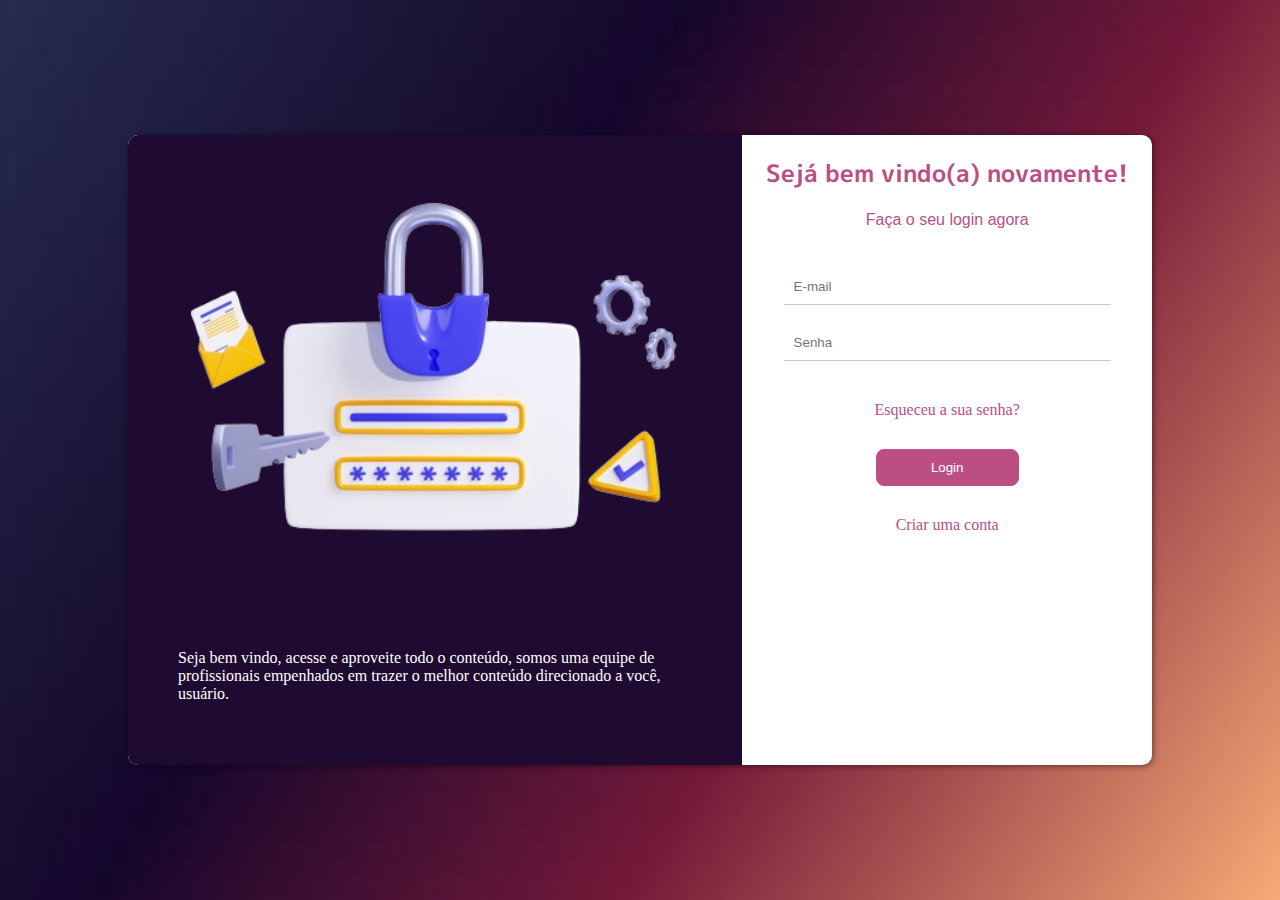
<file: index.html>
<!DOCTYPE html>
<html lang="pt-br">
<head>
    <meta charset="UTF-8">
    <meta name="viewport" content="width=device-width, initial-scale=1.0">
    <link rel="stylesheet" href="./styles/style.css">
    <title>Area de login</title>
</head>
<body>
    <section>
        <div id="img">
            <img width="500px" src="assets/banner.png" alt="">
            <p>Seja bem vindo, acesse e aproveite todo o conteúdo,
                somos uma equipe de profissionais empenhados em
                trazer o melhor conteúdo direcionado a você, usuário.</p>

        
        </div>
        <div id="cadastro">
            <h2 class="cadastro_titulo">Sejá bem vindo(a) novamente!</h2>
            <p class="cadastro_texto">Faça o seu login agora</p>
            <p class="cadastro_dados"><input type="email" name="email" id="iemail" placeholder="E-mail" required maxlength="30"></p>
            <p class="cadastro_dados"><input type="password" name="senha" id="isenha" placeholder="Senha" required maxlength="8"></p>

            <p class="cadastro_link"><a href="recuperacao.html">Esqueceu a sua senha?</a></p>
            <input type="submit" value="Login" id="btn-enviar">
            <p class="cadastro_link"><a href="novaconta.html">Criar uma conta</a></p>
        </div>
    </section>
</body>
</html>
</file>
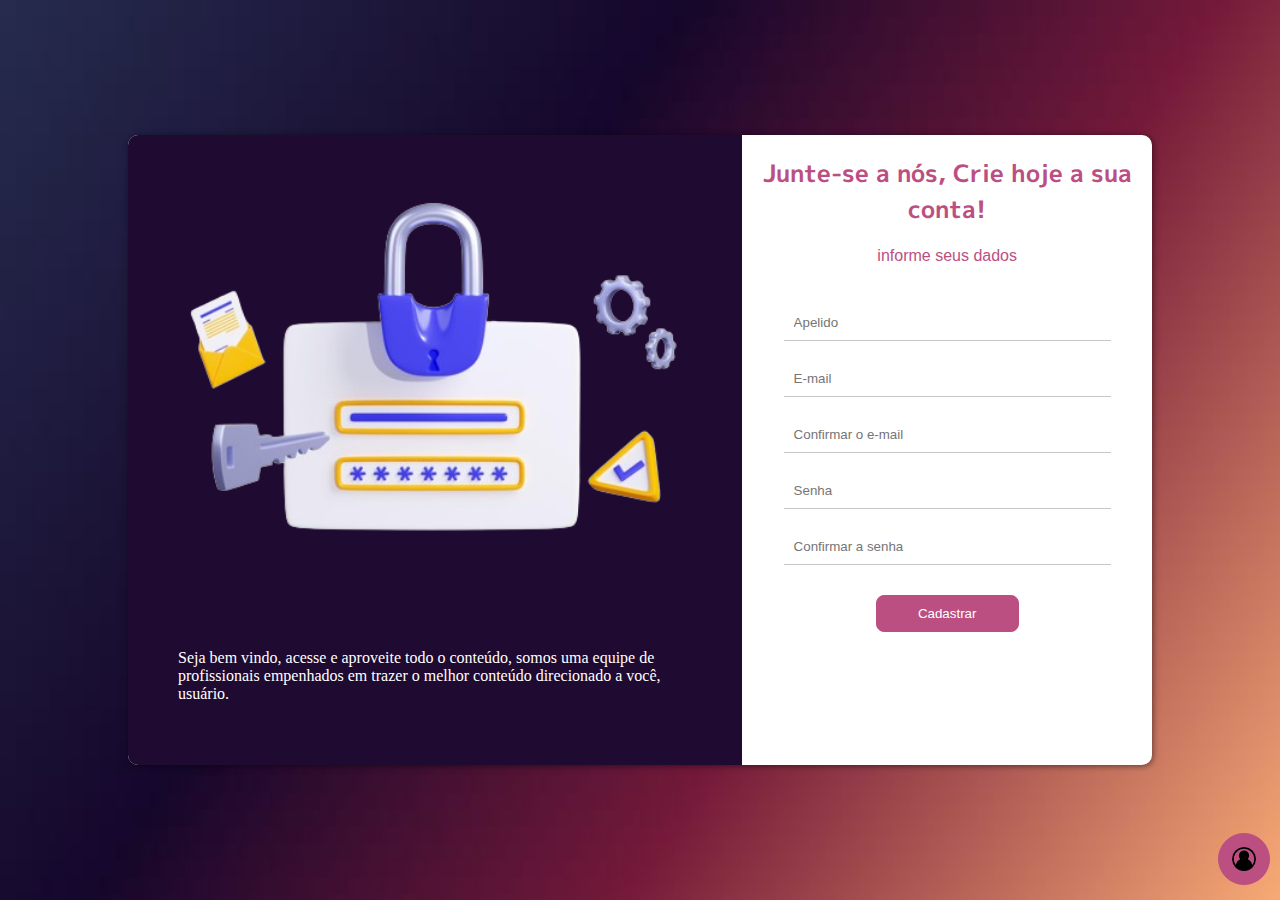
<file: novaconta.html>
<!DOCTYPE html>
<html lang="pt-br">
<head>
    <meta charset="UTF-8">
    <meta name="viewport" content="width=device-width, initial-scale=1.0">
    <link rel="stylesheet" href="./styles/style.css">
    <title>Cadastro</title>
</head>
<body>
    <a href="index.html">
        <div id="botao-perfil">
            <img src="assets/user_860733.png" alt="">
        </div>
    </a>
    <section>
        <div id="img">
            <img width="500px" src="assets/banner.png" alt="">
            <p>Seja bem vindo, acesse e aproveite todo o conteúdo,
                somos uma equipe de profissionais empenhados em
                trazer o melhor conteúdo direcionado a você, usuário.</p>

        </div>
        <div id="cadastro">
            <h2 class="cadastro_titulo">Junte-se a nós,
                Crie hoje a sua conta!</h2>
            <p class="cadastro_texto">informe seus dados</p>

            <p class="cadastro_dados"><input type="email" name="email" id="iemail" placeholder="Apelido" required maxlength="30"></p>

            <p class="cadastro_dados"><input type="password" name="senha" id="isenha" placeholder="E-mail" required maxlength="8"></p>

            <p class="cadastro_dados"><input type="text" name="" id="" placeholder="Confirmar o e-mail" required maxlength="30"></p>

            <p class="cadastro_dados"><input type="text" name="" id="" placeholder="Senha" required maxlength="8"></p>

            <p class="cadastro_dados"><input type="text" name="" id="" placeholder="Confirmar a senha" required maxlength="8"></p>

            <input type="submit" value="Cadastrar" id="btn-recuperar">
            
        </div>
    </section>
</body>
</html>
</file>
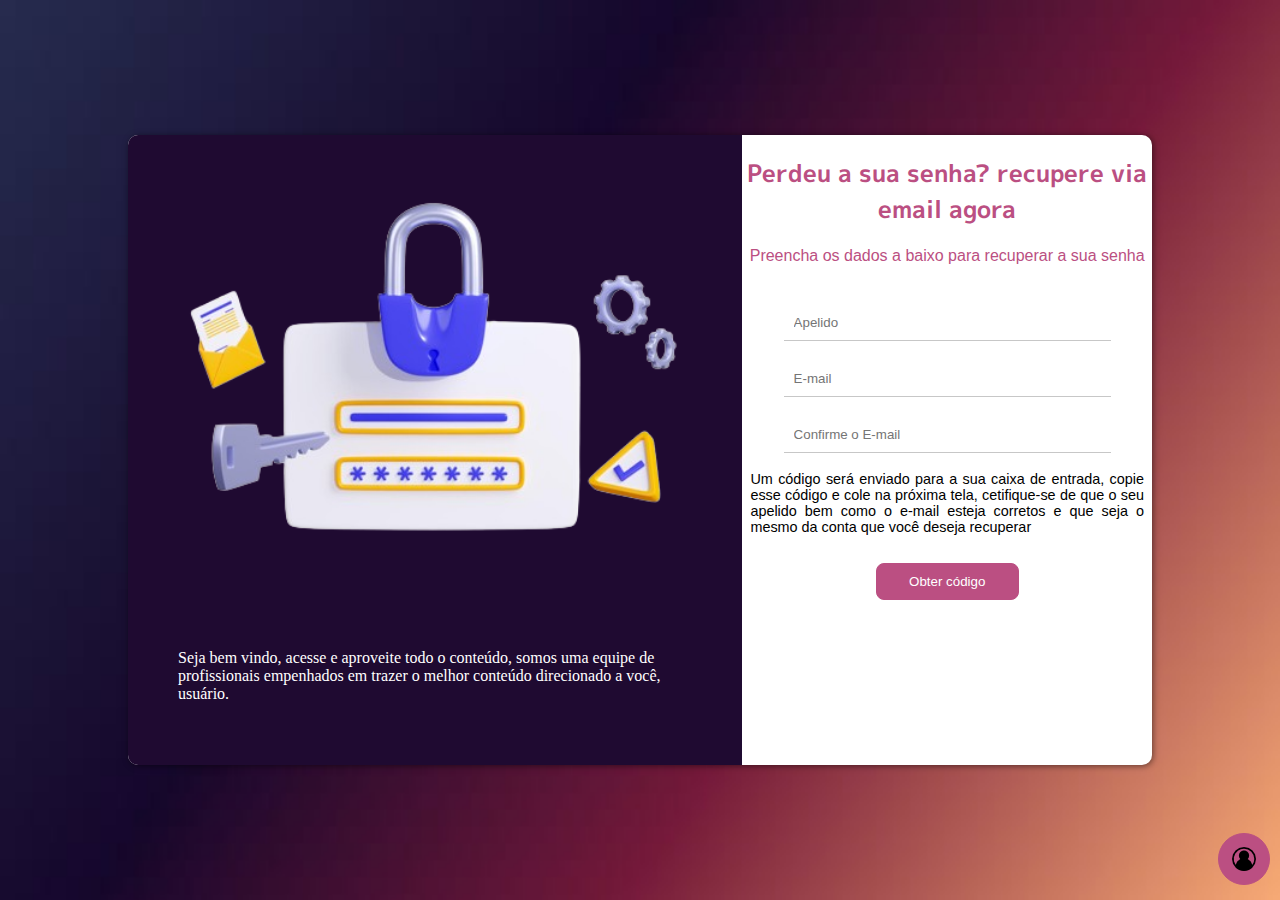
<file: recuperacao.html>
<!DOCTYPE html>
<html lang="pt-br">
<head>
    <meta charset="UTF-8">
    <meta name="viewport" content="width=device-width, initial-scale=1.0">
    <link rel="stylesheet" href="./styles/style.css">
    <title>Recuperação de senha</title>
</head>
<body>
    <a href="index.html">
        <div id="botao-perfil">
            <img src="assets/user_860733.png" alt="">
        </div>
    </a>
    <section>
        <div id="img">
            <img width="500px" src="assets/banner.png" alt="">
            <p>Seja bem vindo, acesse e aproveite todo o conteúdo,
                somos uma equipe de profissionais empenhados em
                trazer o melhor conteúdo direcionado a você, usuário.</p>

        </div>
        <div id="cadastro">
            <h2 class="cadastro_titulo">Perdeu a sua senha?
                recupere via email agora</h2>
            <p class="cadastro_texto">Preencha os dados a baixo para recuperar a sua senha</p>
            <p class="cadastro_dados"><input type="text" name="nome" id="inome" placeholder="Apelido" required maxlength="30"></p>
            <p class="cadastro_dados"><input type="email" name="email" id="isenha" placeholder="E-mail" required maxlength="8"></p>
            <p class="cadastro_dados"><input type="email" name="email" id="iemal" placeholder="Confirme o E-mail" required maxlength="30"></p>

            <p class="texto-informativo">Um código será enviado para a sua caixa de entrada, copie esse código e cole na próxima tela, cetifique-se de que o seu apelido bem como o e-mail esteja corretos e que seja o mesmo da conta que você deseja recuperar</p>
            <input type="submit" value="Obter código" id="btn-recuperar">
        </div>
    </section>
</body>
</html>
</file>
<file: styles/style.css>
@charset "UTF-8";
@import url('https://fonts.googleapis.com/css2?family=M+PLUS+1p&display=swap');


* {
    margin: 0px;
    padding: 0px;
}

body {
    background-image: url(../assets/plano-de-fundo.jpg);
    background-position: center;
    background-size: cover;
    height: 100vh;
    box-sizing: border-box;
    display: flex;
    flex-direction: column;
    align-items: center;
}

section {
    background-color: white;
    width: 50%;
    height: 70%;
    margin: auto;
    border-radius: 10px;
    box-shadow: 1px 1px 6px rgb(0, 0, 0, 0.5);
    padding: 25px;
    
}

div#img {
    display: none;
}
    

div#cadastro {
    text-align: center;
    
}

.cadastro_titulo {
    font-family: "M PLUS 1p", sans-serif;
    font-size: 1.5rem;
    margin: 20px 0px;
    color: rgb(187, 79, 130);
}

.cadastro_texto {
    font-family: Arial, Helvetica, sans-serif;
    margin-bottom: 30px;
    color: rgb(187, 79, 130);}

.cadastro_dados input {
    border: none;
    border-bottom: 1px solid rgb(199, 199, 199);
    margin: 10px;
    padding: 10px;
    width: 75%;
}

.cadastro_link {
    text-decoration: none;
    margin: 30px;
}

.cadastro_link a {
    text-decoration: none;
    color: rgb(187, 79, 130);
}

#btn-enviar {
    background-color: rgb(187, 79, 130);
    width: 35%;
    padding: 10px;
    border-radius: 8px;
    border: 1px solid rgb(187, 79, 130);
    color: #fff;
}

#btn-recuperar {
    background-color: rgb(187, 79, 130);
    width: 35%;
    padding: 10px;
    border-radius: 8px;
    border: 1px solid rgb(187, 79, 130);
    color: #fff;
    margin-top: 20px;
}

.texto-informativo {
    font-family: Arial, Helvetica, sans-serif;
    font-size: 0.9rem;
    text-align: justify;
    margin: 8px;
}

#botao-perfil {
    cursor: pointer;
    position: absolute;
    width: 50px;
    height: 50px;
    right: 10px;
    bottom: 15px;
    border-radius: 50%;
    border: 1px solid rgb(187, 79, 130);
    background: rgb(187, 79, 130);
    display: flex;
    justify-content: center;
    align-items: center;
}

@media (min-width: 1200px) {

    section {
        display: flex;
        width: 80%;
        padding: 0px;
    }

    div#img {
        display: flex;
        flex-direction: column;
        background-color: #1f0a31;
        width: 60%;
        box-sizing: border-box;
        gap: 80px;
        padding: 50px;
        border-radius: 10px 0px 0px 10px;
        justify-content: space-around;
        align-items: center;
    }

    div#img p {
        color: #fff;
    }

    div#cadastro {
        width: 40%;
    }
}
</file>
